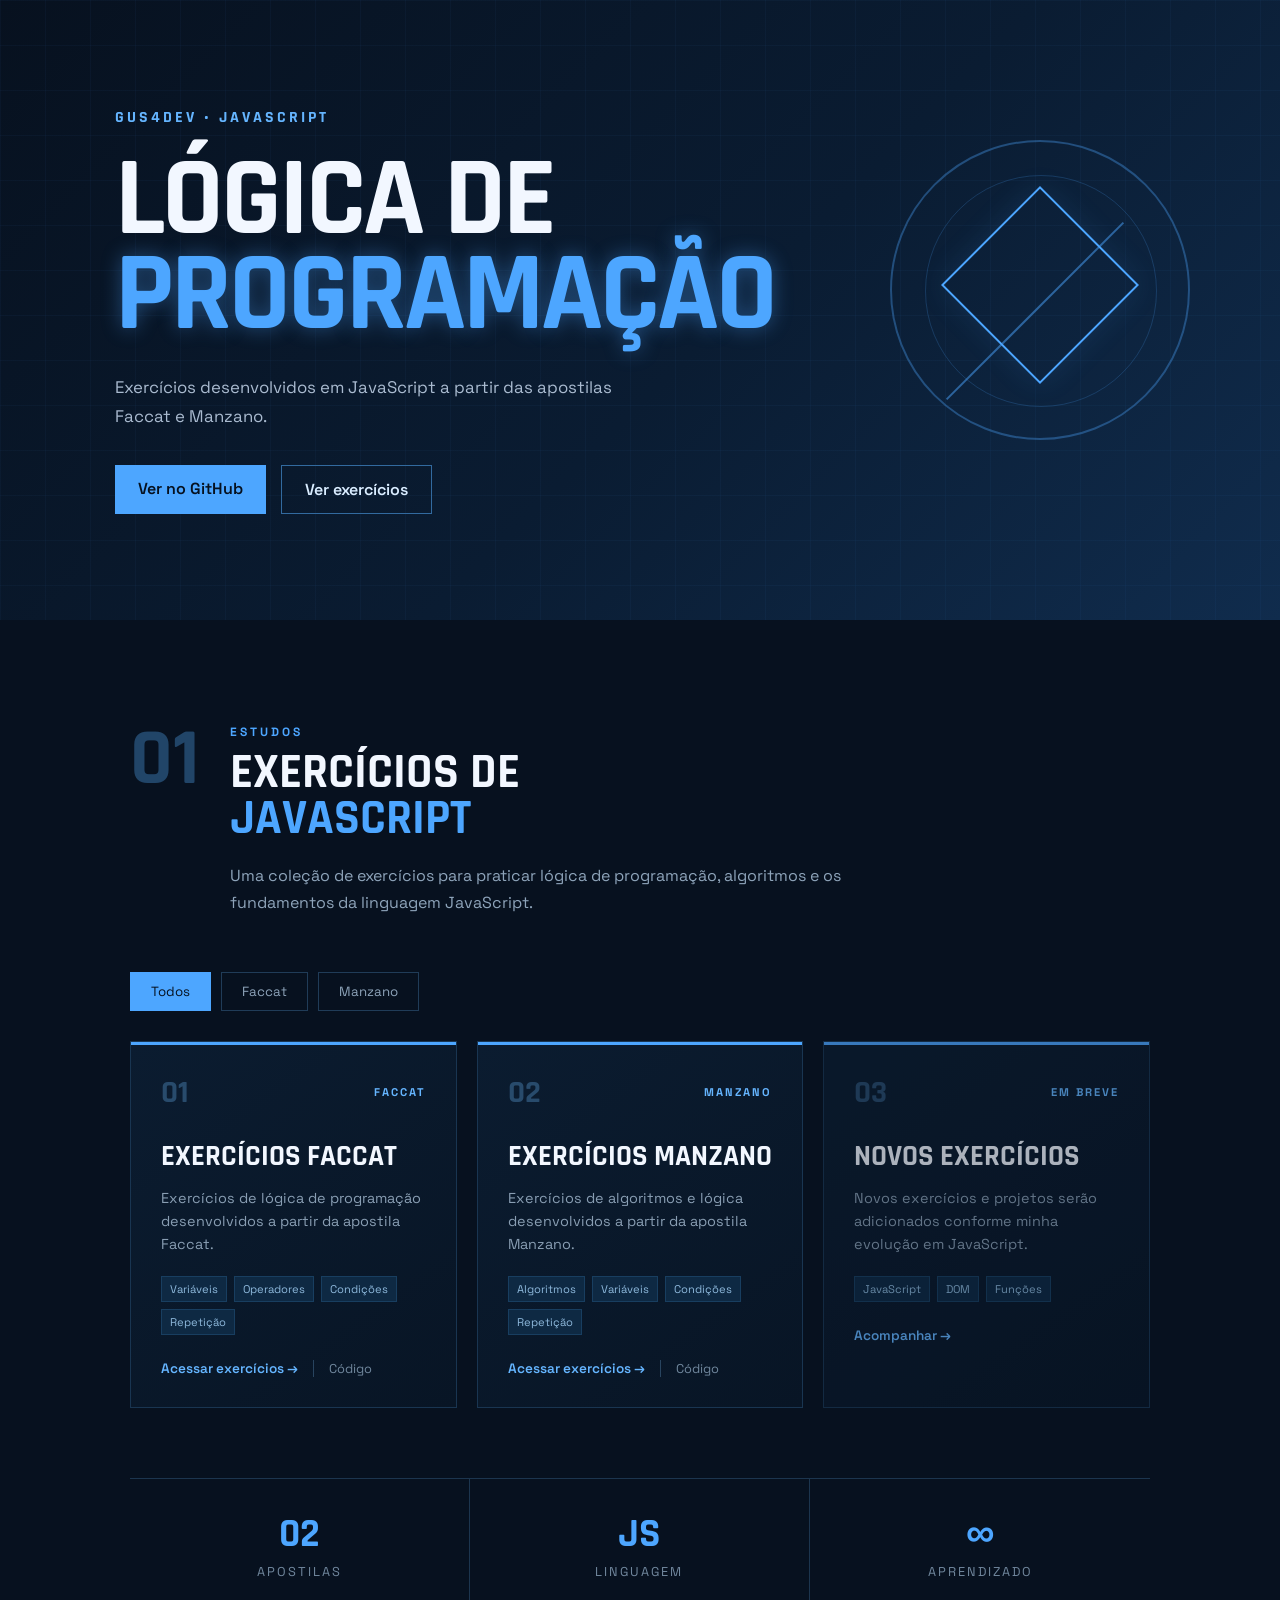
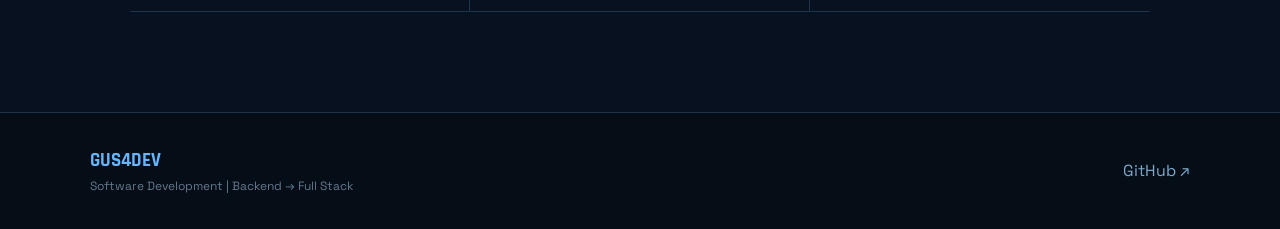
<file: index.html>
<!DOCTYPE html>
<html lang="pt-BR">

<head>
    <meta charset="UTF-8">
    <meta name="viewport" content="width=device-width, initial-scale=1.0">

    <title>Gus4Dev | Exercícios JavaScript</title>

    <link rel="stylesheet" href="style.css">
</head>

<body>

    <header class="hero">

        <div class="hero-content">

            <span class="tag">GUS4DEV • JAVASCRIPT</span>

            <h1>
                Lógica de<br>
                <span>Programação</span>
            </h1>

            <p>
                Exercícios desenvolvidos em JavaScript
                a partir das apostilas Faccat e Manzano.
            </p>

            <div class="hero-buttons">
                <a href="https://github.com/Gus4Dev/exercicios-logica-javascript" target="_blank" class="btn primary">
                    Ver no GitHub
                </a>

                <a href="#exercicios" class="btn secondary">
                    Ver exercícios
                </a>
            </div>

        </div>

        <div class="hero-decoration">
            <div class="circle"></div>
            <div class="square"></div>
            <div class="line"></div>
        </div>

    </header>


    <main id="exercicios">

        <section class="intro">

            <span class="section-number">01</span>

            <div>
                <span class="mini-title">ESTUDOS</span>

                <h2>
                    Exercícios de<br>
                    <span>JavaScript</span>
                </h2>

                <p>
                    Uma coleção de exercícios para praticar
                    lógica de programação, algoritmos e os
                    fundamentos da linguagem JavaScript.
                </p>
            </div>

        </section>


        <nav class="filters">

            <button class="filter active" data-filter="todos">
                Todos
            </button>

            <button class="filter" data-filter="faccat">
                Faccat
            </button>

            <button class="filter" data-filter="manzano">
                Manzano
            </button>

        </nav>


        <section class="cards">


            <!-- FACCAT -->

            <article class="card" data-category="faccat">

                <div class="card-top">
                    <span class="card-number">01</span>
                    <span class="card-category">FACCAT</span>
                </div>

                <h3>Exercícios Faccat</h3>

                <p>
                    Exercícios de lógica de programação
                    desenvolvidos a partir da apostila Faccat.
                </p>

                <div class="topics">
                    <span>Variáveis</span>
                    <span>Operadores</span>
                    <span>Condições</span>
                    <span>Repetição</span>
                </div>

                <div class="card-buttons">

                    <a href="./Exercícios%20FacCat%20-%20JavaScript/" class="card-btn">
                        Acessar exercícios →
                    </a>

                    <a href="https://github.com/Gus4Dev/exercicios-logica-javascript/tree/main/Exerc%C3%ADcios%20FacCat%20-%20JavaScript"
                        target="_blank" class="code-btn">
                        Código
                    </a>

                </div>

            </article>


            <!-- MANZANO -->

            <article class="card" data-category="manzano">

                <div class="card-top">
                    <span class="card-number">02</span>
                    <span class="card-category">MANZANO</span>
                </div>

                <h3>Exercícios Manzano</h3>

                <p>
                    Exercícios de algoritmos e lógica
                    desenvolvidos a partir da apostila Manzano.
                </p>

                <div class="topics">
                    <span>Algoritmos</span>
                    <span>Variáveis</span>
                    <span>Condições</span>
                    <span>Repetição</span>
                </div>

                <div class="card-buttons">

                    <a href="./Exercícios%20Manzano%20-%20JavaScript/" class="card-btn">
                        Acessar exercícios →
                    </a>

                    <a href="https://github.com/Gus4Dev/exercicios-logica-javascript/tree/main/Exerc%C3%ADcios%20Manzano%20-%20JavaScript"
                        target="_blank" class="code-btn">
                        Código
                    </a>

                </div>

            </article>


            <!-- FUTURO -->

            <article class="card future">

                <div class="card-top">
                    <span class="card-number">03</span>
                    <span class="card-category">EM BREVE</span>
                </div>

                <h3>Novos exercícios</h3>

                <p>
                    Novos exercícios e projetos serão
                    adicionados conforme minha evolução
                    em JavaScript.
                </p>

                <div class="topics">
                    <span>JavaScript</span>
                    <span>DOM</span>
                    <span>Funções</span>
                </div>

                <div class="card-buttons">

                    <a href="https://github.com/Gus4Dev/exercicios-logica-javascript" target="_blank" class="card-btn">
                        Acompanhar →
                    </a>

                </div>

            </article>

        </section>


        <section class="stats">

            <div class="stat">
                <strong>02</strong>
                <span>Apostilas</span>
            </div>

            <div class="stat">
                <strong>JS</strong>
                <span>Linguagem</span>
            </div>

            <div class="stat">
                <strong>∞</strong>
                <span>Aprendizado</span>
            </div>

        </section>

    </main>


    <footer>

        <div>
            <strong>GUS4DEV</strong>
            <span>Software Development | Backend → Full Stack</span>
        </div>

        <a href="https://github.com/Gus4Dev" target="_blank">
            GitHub ↗
        </a>

    </footer>


    <script src="script.js"></script>

</body>

</html>
</file>
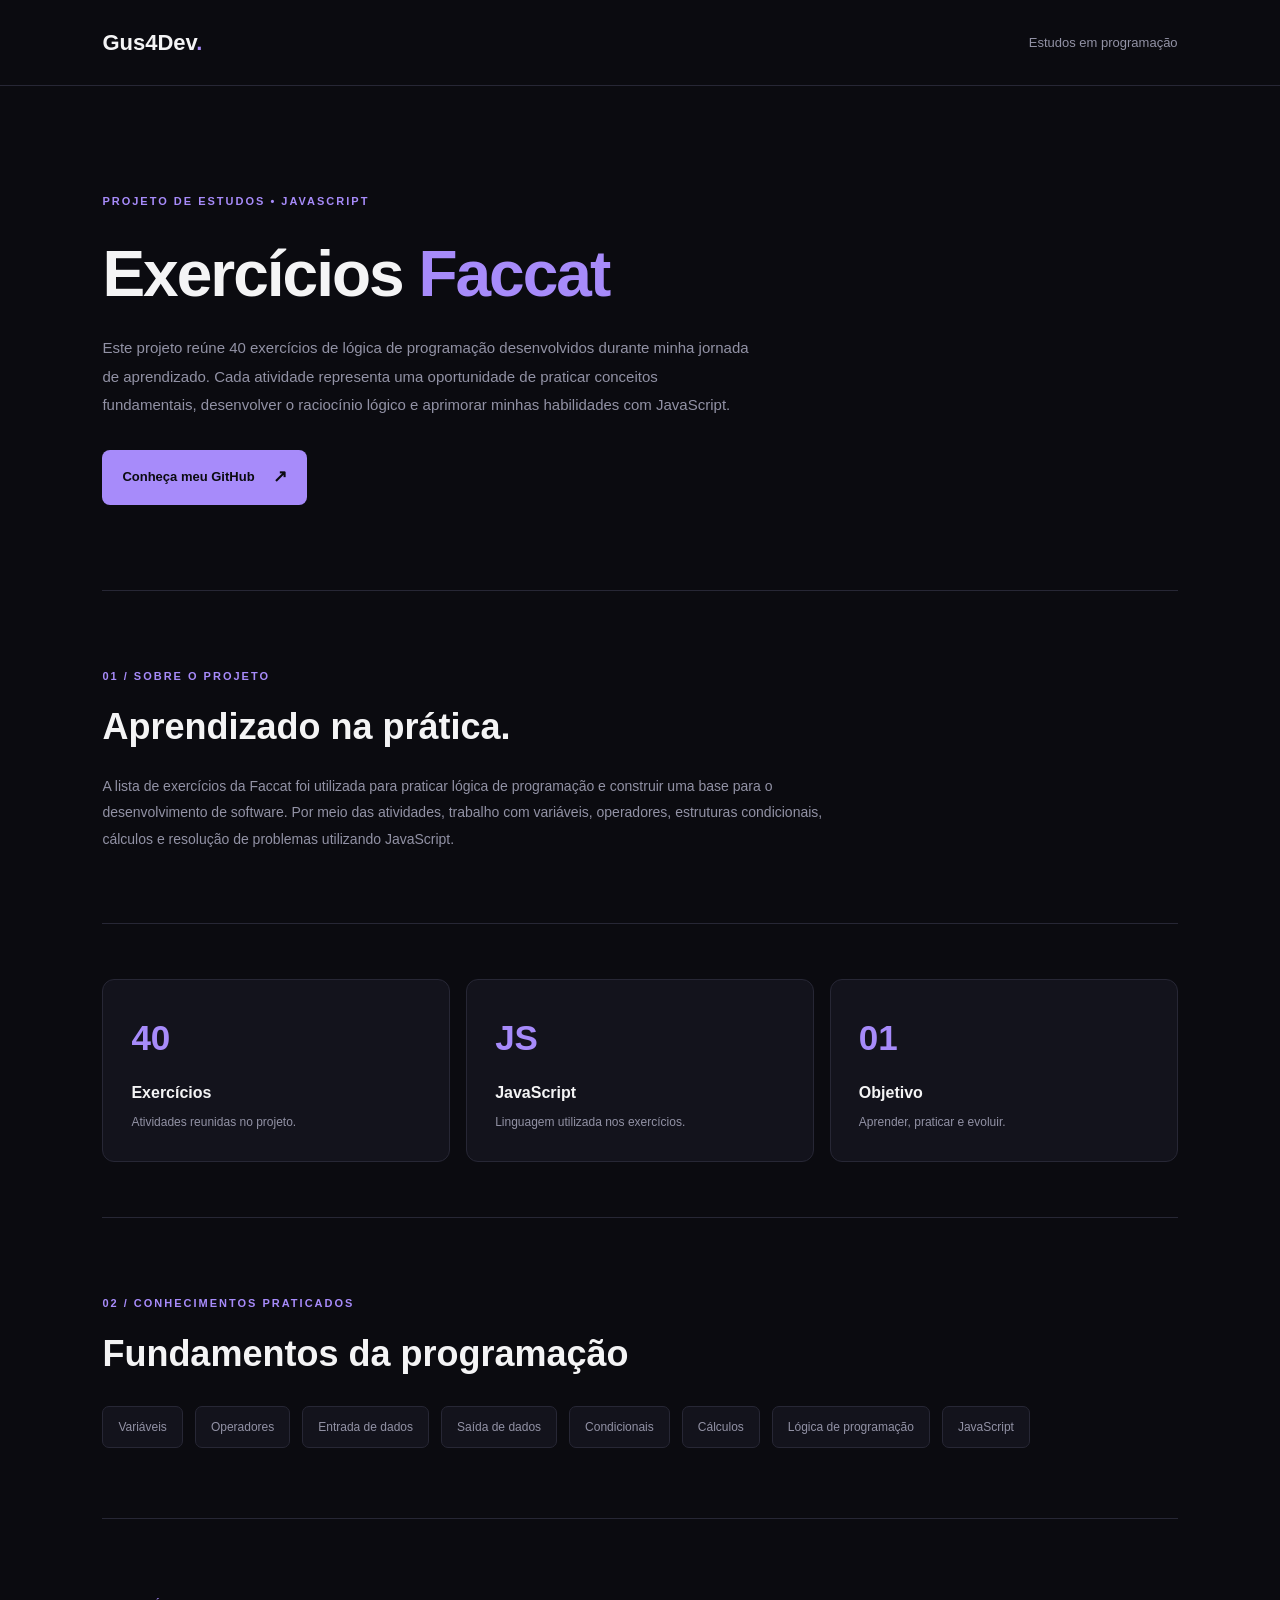
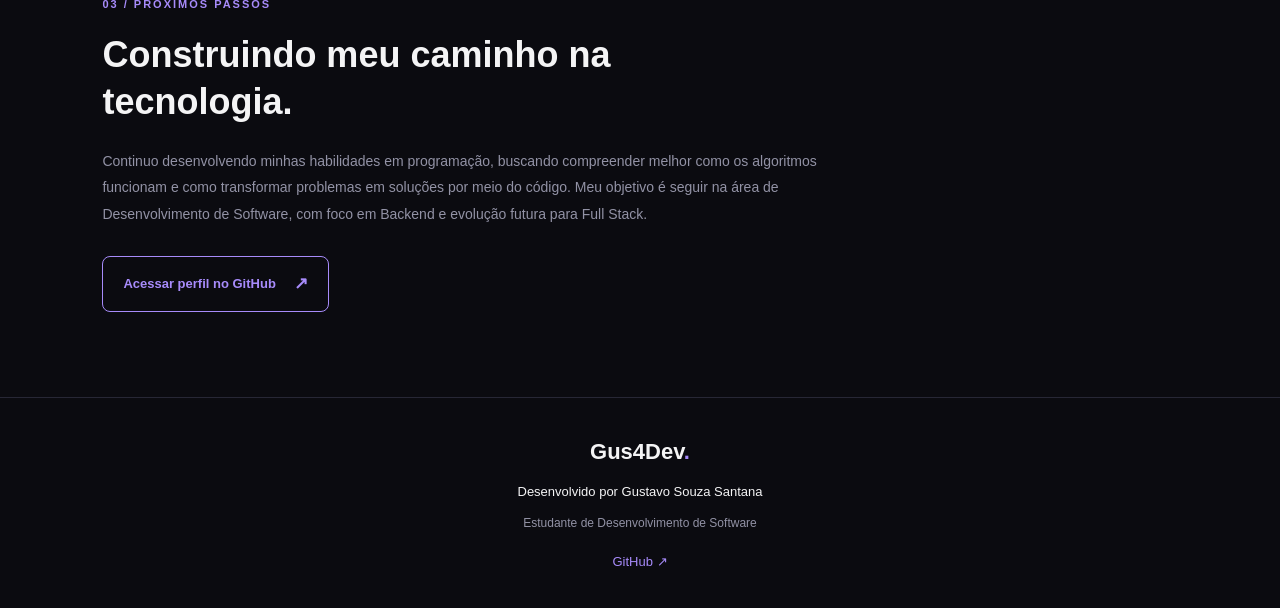
<file: Exercícios FacCat - JavaScript/indexInicio.html>
<!DOCTYPE html>
<html lang="pt-br">

<head>
    <meta charset="UTF-8">
    <meta name="viewport" content="width=device-width, initial-scale=1.0">
    <meta name="author" content="Gustavo Souza Santana">
    <meta name="description"
        content="Apresentação dos 40 exercícios de lógica de programação da Faccat, desenvolvidos por Gustavo Souza Santana.">

    <title>Exercícios Faccat | Gus4Dev</title>

    <link rel="stylesheet" href="style.css">
</head>

<body>

    <header class="cabecalho">
        <a href="#" class="logo">Gus4Dev<span>.</span></a>

        <p>Estudos em programação</p>
    </header>

    <main class="container">

        <section class="apresentacao">

            <span class="etiqueta">PROJETO DE ESTUDOS • JAVASCRIPT</span>

            <h1>Exercícios <span>Faccat</span></h1>

            <p>
                Este projeto reúne 40 exercícios de lógica de programação
                desenvolvidos durante minha jornada de aprendizado.
                Cada atividade representa uma oportunidade de praticar
                conceitos fundamentais, desenvolver o raciocínio lógico
                e aprimorar minhas habilidades com JavaScript.
            </p>

            <a href="https://github.com/Gus4Dev" class="botao" target="_blank" rel="noopener noreferrer">
                Conheça meu GitHub
                <span>↗</span>
            </a>

        </section>

        <section class="sobre">

            <div class="titulo-secao">
                <span class="etiqueta">01 / SOBRE O PROJETO</span>
                <h2>Aprendizado na prática.</h2>
            </div>

            <p>
                A lista de exercícios da Faccat foi utilizada para praticar
                lógica de programação e construir uma base para o desenvolvimento
                de software. Por meio das atividades, trabalho com variáveis,
                operadores, estruturas condicionais, cálculos e resolução
                de problemas utilizando JavaScript.
            </p>

        </section>

        <section class="estatisticas">

            <div class="card">
                <span class="card-numero">40</span>
                <h3>Exercícios</h3>
                <p>Atividades reunidas no projeto.</p>
            </div>

            <div class="card">
                <span class="card-numero">JS</span>
                <h3>JavaScript</h3>
                <p>Linguagem utilizada nos exercícios.</p>
            </div>

            <div class="card">
                <span class="card-numero">01</span>
                <h3>Objetivo</h3>
                <p>Aprender, praticar e evoluir.</p>
            </div>

        </section>

        <section class="aprendizado">

            <span class="etiqueta">02 / CONHECIMENTOS PRATICADOS</span>

            <h2>Fundamentos da programação</h2>

            <div class="tecnologias">
                <span>Variáveis</span>
                <span>Operadores</span>
                <span>Entrada de dados</span>
                <span>Saída de dados</span>
                <span>Condicionais</span>
                <span>Cálculos</span>
                <span>Lógica de programação</span>
                <span>JavaScript</span>
            </div>

        </section>

        <section class="objetivo">

            <span class="etiqueta">03 / PRÓXIMOS PASSOS</span>

            <h2>Construindo meu caminho na tecnologia.</h2>

            <p>
                Continuo desenvolvendo minhas habilidades em programação,
                buscando compreender melhor como os algoritmos funcionam
                e como transformar problemas em soluções por meio do código.
                Meu objetivo é seguir na área de Desenvolvimento de Software,
                com foco em Backend e evolução futura para Full Stack.
            </p>

            <a href="https://github.com/Gus4Dev" class="botao botao-secundario" target="_blank"
                rel="noopener noreferrer">
                Acessar perfil no GitHub
                <span>↗</span>
            </a>

        </section>

    </main>

    <footer class="rodape">

        <a href="#" class="logo">Gus4Dev<span>.</span></a>

        <p>
            Desenvolvido por Gustavo Souza Santana
        </p>

        <span>Estudante de Desenvolvimento de Software</span>

        <a href="https://github.com/Gus4Dev" target="_blank" rel="noopener noreferrer">
            GitHub ↗
        </a>

    </footer>

</body>

</html>
</file>
<file: style.css>
@import url('https://fonts.googleapis.com/css2?family=Rajdhani:wght@400;500;600;700&family=Space+Grotesk:wght@400;500;600;700&display=swap');

* {
    margin: 0;
    padding: 0;
    box-sizing: border-box;
}

html {
    scroll-behavior: smooth;
}

body {
    background: #07111f;
    color: #f2f7ff;
    font-family: "Space Grotesk", sans-serif;
    min-height: 100vh;
}


/* =========================
   HERO
========================= */

.hero {
    min-height: 620px;
    position: relative;
    overflow: hidden;

    display: flex;
    align-items: center;

    padding: 80px 9%;

    background:
        linear-gradient(135deg,
            #07111f 0%,
            #0a1c32 55%,
            #102c4d 100%);
}

.hero::before {
    content: "";

    position: absolute;

    inset: 0;

    background-image:
        linear-gradient(rgba(74, 158, 255, 0.04) 1px,
            transparent 1px),
        linear-gradient(90deg,
            rgba(74, 158, 255, 0.04) 1px,
            transparent 1px);

    background-size: 45px 45px;
}

.hero-content {
    position: relative;
    z-index: 2;

    max-width: 650px;
}

.tag {
    display: inline-block;

    font-family: "Rajdhani", sans-serif;
    font-weight: 700;
    letter-spacing: 3px;

    color: #65b5ff;

    margin-bottom: 25px;
}

.hero h1 {
    font-family: "Rajdhani", sans-serif;

    font-size: clamp(4rem, 9vw, 7rem);
    line-height: 0.85;

    text-transform: uppercase;
    letter-spacing: -3px;
}

.hero h1 span {
    color: #4da6ff;

    text-shadow:
        0 0 20px rgba(77, 166, 255, 0.4);
}

.hero p {
    max-width: 520px;

    margin-top: 30px;

    color: #aabbd0;

    font-size: 1.05rem;
    line-height: 1.7;
}

.hero-buttons {
    display: flex;
    gap: 15px;

    margin-top: 35px;
}

.btn {
    padding: 13px 23px;

    text-decoration: none;

    font-weight: 600;

    transition: 0.25s;
}

.primary {
    background: #4da6ff;
    color: #06111f;
}

.primary:hover {
    background: #80c4ff;
    transform: translateY(-3px);
}

.secondary {
    border: 1px solid #326a9f;
    color: #d9ecff;
}

.secondary:hover {
    border-color: #65b5ff;
    background: rgba(77, 166, 255, 0.08);
}


/* =========================
   DECORAÇÃO
========================= */

.hero-decoration {
    position: absolute;

    right: 7%;
    top: 50%;

    width: 400px;
    height: 400px;

    transform: translateY(-50%);
}

.circle {
    position: absolute;

    width: 300px;
    height: 300px;

    border-radius: 50%;

    border: 2px solid rgba(77, 166, 255, 0.35);

    right: 0;
    top: 30px;
}

.circle::after {
    content: "";

    position: absolute;

    width: 230px;
    height: 230px;

    border-radius: 50%;

    border: 1px solid rgba(77, 166, 255, 0.2);

    top: 33px;
    left: 33px;
}

.square {
    position: absolute;

    width: 140px;
    height: 140px;

    border: 2px solid #4da6ff;

    transform: rotate(45deg);

    right: 80px;
    top: 105px;

    box-shadow:
        0 0 30px rgba(77, 166, 255, 0.12);
}

.line {
    position: absolute;

    width: 250px;
    height: 2px;

    background: #4da6ff;

    transform: rotate(-45deg);

    right: 30px;
    top: 200px;

    opacity: 0.5;
}


/* =========================
   MAIN
========================= */

main {
    max-width: 1200px;

    margin: auto;

    padding: 100px 7%;
}

.intro {
    display: flex;

    gap: 30px;

    margin-bottom: 55px;
}

.section-number {
    font-family: "Rajdhani", sans-serif;

    font-size: 5rem;

    color: #214568;

    font-weight: 700;

    line-height: 1;
}

.mini-title {
    color: #4da6ff;

    font-size: 0.75rem;

    letter-spacing: 3px;

    font-weight: 700;
}

.intro h2 {
    font-family: "Rajdhani", sans-serif;

    font-size: 3rem;

    text-transform: uppercase;

    line-height: 0.95;

    margin-top: 10px;
}

.intro h2 span {
    color: #4da6ff;
}

.intro p {
    color: #8ea4ba;

    max-width: 650px;

    line-height: 1.7;

    margin-top: 20px;
}


/* =========================
   FILTROS
========================= */

.filters {
    display: flex;

    gap: 10px;

    margin-bottom: 30px;
}

.filter {
    background: transparent;

    border: 1px solid #203c58;

    color: #8ea4ba;

    padding: 10px 20px;

    font-family: inherit;

    cursor: pointer;

    transition: 0.25s;
}

.filter:hover,
.filter.active {
    background: #4da6ff;

    color: #06111f;

    border-color: #4da6ff;
}


/* =========================
   CARDS
========================= */

.cards {
    display: grid;

    grid-template-columns:
        repeat(auto-fit, minmax(280px, 1fr));

    gap: 20px;
}

.card {
    position: relative;

    background:
        linear-gradient(145deg,
            #0b1c30,
            #081525);

    border: 1px solid #193551;

    padding: 30px;

    min-height: 330px;

    transition: 0.3s;

    overflow: hidden;
}

.card::before {
    content: "";

    position: absolute;

    top: 0;
    left: 0;

    width: 100%;
    height: 3px;

    background: #4da6ff;
}

.card:hover {
    transform: translateY(-6px);

    border-color: #4da6ff;

    box-shadow:
        0 15px 40px rgba(0, 0, 0, 0.35);
}

.card-top {
    display: flex;

    justify-content: space-between;

    align-items: center;

    margin-bottom: 25px;
}

.card-number {
    font-family: "Rajdhani", sans-serif;

    font-size: 2rem;

    font-weight: 700;

    color: #284b6c;
}

.card-category {
    font-size: 0.7rem;

    letter-spacing: 2px;

    color: #65b5ff;

    font-weight: 700;
}

.card h3 {
    font-family: "Rajdhani", sans-serif;

    font-size: 1.8rem;

    text-transform: uppercase;

    margin-bottom: 12px;
}

.card p {
    color: #899eb3;

    line-height: 1.6;

    font-size: 0.9rem;
}

.topics {
    display: flex;

    flex-wrap: wrap;

    gap: 7px;

    margin-top: 20px;
}

.topics span {
    font-size: 0.7rem;

    padding: 5px 8px;

    color: #8eb9dc;

    background: #0e2943;

    border: 1px solid #183e60;
}

.card-buttons {
    display: flex;

    align-items: center;

    gap: 15px;

    margin-top: 25px;
}

.card-btn {
    color: #65b5ff;

    text-decoration: none;

    font-weight: 600;

    font-size: 0.85rem;
}

.card-btn:hover {
    color: white;
}

.code-btn {
    color: #70879d;

    text-decoration: none;

    font-size: 0.8rem;

    border-left: 1px solid #28445f;

    padding-left: 15px;
}

.code-btn:hover {
    color: #fff;
}

.future {
    opacity: 0.7;
}


/* =========================
   STATS
========================= */

.stats {
    display: grid;

    grid-template-columns:
        repeat(3, 1fr);

    margin-top: 70px;

    border-top: 1px solid #1c354e;
    border-bottom: 1px solid #1c354e;
}

.stat {
    padding: 30px;

    text-align: center;

    border-right: 1px solid #1c354e;
}

.stat:last-child {
    border-right: none;
}

.stat strong {
    display: block;

    font-family: "Rajdhani", sans-serif;

    font-size: 2.5rem;

    color: #4da6ff;
}

.stat span {
    color: #71879d;

    font-size: 0.8rem;

    text-transform: uppercase;

    letter-spacing: 2px;
}


/* =========================
   FOOTER
========================= */

footer {
    border-top: 1px solid #1b344c;

    padding: 35px 7%;

    display: flex;

    justify-content: space-between;

    align-items: center;

    background: #050d17;
}

footer strong {
    font-family: "Rajdhani", sans-serif;

    font-size: 1.2rem;

    color: #65b5ff;
}

footer span {
    display: block;

    color: #63788d;

    font-size: 0.75rem;

    margin-top: 5px;
}

footer a {
    color: #7ea8ca;

    text-decoration: none;
}

footer a:hover {
    color: #fff;
}


/* =========================
   RESPONSIVO
========================= */

@media (max-width: 800px) {

    .hero {
        padding: 70px 7%;
    }

    .hero-decoration {
        opacity: 0.2;

        right: -120px;
    }

    .hero h1 {
        font-size: 4.5rem;
    }

    .intro {
        flex-direction: column;

        gap: 10px;
    }

    .section-number {
        font-size: 3rem;
    }

    .stats {
        grid-template-columns: 1fr;
    }

    .stat {
        border-right: none;

        border-bottom: 1px solid #1c354e;
    }

    .stat:last-child {
        border-bottom: none;
    }

    footer {
        flex-direction: column;

        align-items: flex-start;

        gap: 20px;
    }
}
</file>
<file: Exercícios FacCat - JavaScript/style.css>
* {
    margin: 0;
    padding: 0;
    box-sizing: border-box;
}

:root {
    --fundo: #0b0b10;
    --cartao: #13131c;
    --borda: #272735;
    --roxo: #a78bfa;
    --texto: #f4f4f5;
    --texto-secundario: #9292a5;
}

html {
    scroll-behavior: smooth;
}

body {
    font-family: Arial, Helvetica, sans-serif;
    background: var(--fundo);
    color: var(--texto);
    min-height: 100vh;
    line-height: 1.7;
}

.cabecalho {
    display: flex;
    justify-content: space-between;
    align-items: center;
    padding: 24px 8%;
    border-bottom: 1px solid var(--borda);
}

.logo {
    color: var(--texto);
    font-size: 22px;
    font-weight: bold;
    text-decoration: none;
}

.logo span {
    color: var(--roxo);
}

.cabecalho p {
    color: var(--texto-secundario);
    font-size: 13px;
}

.container {
    width: 84%;
    max-width: 1100px;
    margin: 0 auto;
}

.apresentacao {
    padding: 100px 0 85px;
    border-bottom: 1px solid var(--borda);
}

.etiqueta {
    color: var(--roxo);
    font-size: 11px;
    font-weight: bold;
    letter-spacing: 2px;
}

.apresentacao h1 {
    font-size: clamp(38px, 6vw, 64px);
    line-height: 1.2;
    margin: 22px 0;
    letter-spacing: -2px;
}

.apresentacao h1 span {
    color: var(--roxo);
}

.apresentacao > p {
    color: var(--texto-secundario);
    font-size: 15px;
    line-height: 1.9;
    max-width: 650px;
    margin-bottom: 30px;
}

.botao {
    display: inline-flex;
    align-items: center;
    justify-content: center;
    gap: 18px;
    padding: 13px 20px;
    border-radius: 8px;
    background: var(--roxo);
    color: #0b0b10;
    text-decoration: none;
    font-size: 13px;
    font-weight: bold;
    transition: 0.25s;
}

.botao:hover {
    background: #c4b5fd;
    transform: translateY(-3px);
}

.botao span {
    font-size: 17px;
}

.sobre {
    padding: 70px 0;
    border-bottom: 1px solid var(--borda);
}

.titulo-secao h2,
.aprendizado h2,
.objetivo h2 {
    font-size: clamp(26px, 4vw, 36px);
    line-height: 1.3;
    margin-top: 16px;
}

.sobre > p,
.objetivo > p {
    color: var(--texto-secundario);
    font-size: 14px;
    line-height: 1.9;
    max-width: 760px;
    margin-top: 22px;
}

.estatisticas {
    display: grid;
    grid-template-columns: repeat(3, 1fr);
    gap: 16px;
    padding: 55px 0;
    border-bottom: 1px solid var(--borda);
}

.card {
    padding: 28px;
    background: var(--cartao);
    border: 1px solid var(--borda);
    border-radius: 12px;
    transition: 0.25s;
}

.card:hover {
    border-color: var(--roxo);
    transform: translateY(-4px);
}

.card-numero {
    display: block;
    color: var(--roxo);
    font-size: 35px;
    font-weight: bold;
    margin-bottom: 12px;
}

.card h3 {
    font-size: 16px;
    margin-bottom: 6px;
}

.card p {
    color: var(--texto-secundario);
    font-size: 12px;
}

.aprendizado {
    padding: 70px 0;
    border-bottom: 1px solid var(--borda);
}

.tecnologias {
    display: flex;
    flex-wrap: wrap;
    gap: 12px;
    margin-top: 28px;
}

.tecnologias span {
    padding: 10px 15px;
    background: var(--cartao);
    border: 1px solid var(--borda);
    border-radius: 7px;
    color: var(--texto-secundario);
    font-size: 12px;
    transition: 0.2s;
}

.tecnologias span:hover {
    color: var(--roxo);
    border-color: var(--roxo);
}

.objetivo {
    padding: 70px 0 85px;
}

.objetivo h2 {
    max-width: 600px;
}

.objetivo > p {
    margin-bottom: 28px;
}

.botao-secundario {
    background: transparent;
    color: var(--roxo);
    border: 1px solid var(--roxo);
}

.botao-secundario:hover {
    background: var(--roxo);
    color: var(--fundo);
}

.rodape {
    display: flex;
    flex-direction: column;
    align-items: center;
    gap: 10px;
    padding: 35px 8%;
    border-top: 1px solid var(--borda);
    text-align: center;
}

.rodape p {
    color: var(--texto);
    font-size: 13px;
}

.rodape > span {
    color: var(--texto-secundario);
    font-size: 12px;
}

.rodape > a:last-child {
    color: var(--roxo);
    font-size: 13px;
    text-decoration: none;
    margin-top: 8px;
}

.rodape > a:last-child:hover {
    color: var(--texto);
}

@media (max-width: 700px) {
    .cabecalho {
        padding: 20px 5%;
        gap: 15px;
    }

    .cabecalho p {
        font-size: 11px;
        text-align: right;
    }

    .container {
        width: 90%;
    }

    .apresentacao {
        padding: 70px 0 60px;
    }

    .apresentacao h1 {
        letter-spacing: -1px;
    }

    .estatisticas {
        grid-template-columns: 1fr;
        gap: 12px;
        padding: 35px 0;
    }

    .card {
        padding: 22px;
    }

    .sobre,
    .aprendizado {
        padding: 50px 0;
    }

    .objetivo {
        padding: 50px 0 60px;
    }
}
</file>
